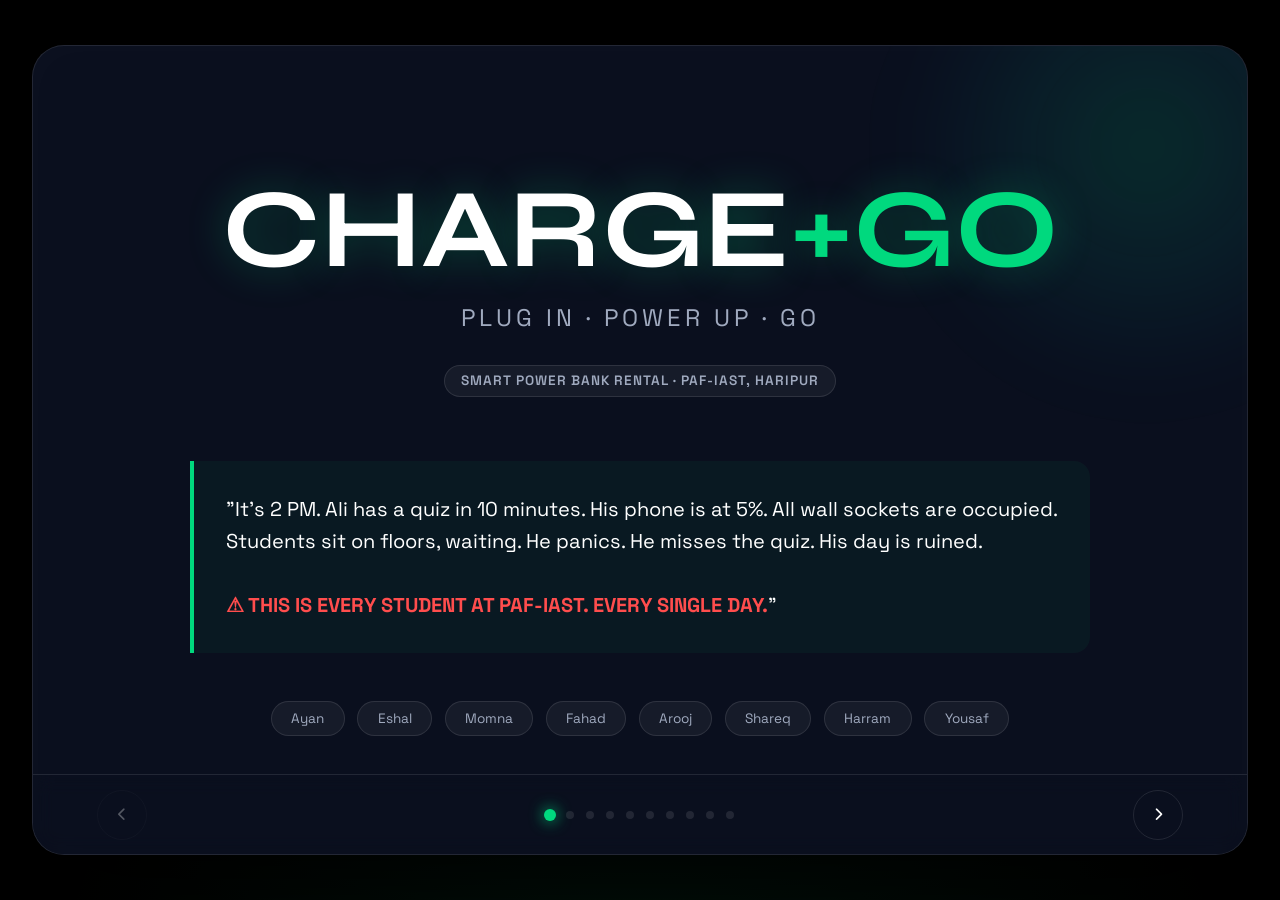
<file: presentation.html>
<!DOCTYPE html>
<html lang="en">
<head>
    <meta charset="UTF-8">
    <meta name="viewport" content="width=device-width, initial-scale=1.0">
    <title>Charge+Go | Interactive Pitch Deck</title>
    <!-- Fonts -->
    <link rel="preconnect" href="https://fonts.googleapis.com">
    <link rel="preconnect" href="https://fonts.gstatic.com" crossorigin>
    <link href="https://fonts.googleapis.com/css2?family=Space+Grotesk:wght@300;400;500;600;700&family=Syne:wght@800&display=swap" rel="stylesheet">
    <!-- Icons -->
    <link rel="stylesheet" href="https://cdnjs.cloudflare.com/ajax/libs/font-awesome/6.4.0/css/all.min.css">
    
    <style>
        :root {
            --bg-dark: #0A0F1E;
            --accent-green: #00D97E;
            --accent-cyan: #0AFFE0;
            --text-main: #FFFFFF;
            --text-muted: #A0AABF;
            --container-bg: rgba(255, 255, 255, 0.03);
            --border-color: rgba(255, 255, 255, 0.1);
            --font-display: 'Syne', sans-serif;
            --font-body: 'Space Grotesk', sans-serif;
        }

        * {
            margin: 0;
            padding: 0;
            box-sizing: border-box;
        }

        body {
            background-color: #000;
            color: var(--text-main);
            font-family: var(--font-body);
            height: 100vh;
            display: flex;
            justify-content: center;
            align-items: center;
            overflow: hidden;
            background-image: radial-gradient(circle at 50% 120%, rgba(0, 217, 126, 0.1), transparent 50%);
        }

        .deck-container {
            width: 95vw;
            max-width: 1400px;
            height: 90vh;
            background-color: var(--bg-dark);
            border-radius: 32px;
            border: 1px solid var(--border-color);
            position: relative;
            overflow: hidden;
            box-shadow: 0 40px 100px rgba(0, 0, 0, 0.8), inset 0 0 40px rgba(255,255,255,0.02);
            display: flex;
            flex-direction: column;
        }

        /* Glowing Orb */
        .orb {
            position: absolute;
            top: -150px;
            right: -150px;
            width: 500px;
            height: 500px;
            background: radial-gradient(circle, rgba(0, 217, 126, 0.15) 0%, rgba(10, 255, 224, 0.05) 40%, transparent 70%);
            border-radius: 50%;
            pointer-events: none;
            z-index: 0;
            filter: blur(40px);
        }

        /* Slides Wrapper */
        .slides-wrapper {
            flex-grow: 1;
            position: relative;
            z-index: 10;
            overflow: hidden;
            padding: 4rem;
        }

        .slide {
            position: absolute;
            top: 4rem;
            left: 4rem;
            right: 4rem;
            bottom: 4rem;
            opacity: 0;
            pointer-events: none;
            transform: translateY(40px);
            transition: all 0.6s cubic-bezier(0.16, 1, 0.3, 1);
            display: flex;
            flex-direction: column;
        }

        .slide.active {
            opacity: 1;
            pointer-events: auto;
            transform: translateY(0);
        }

        /* Slide UI Elements */
        .speaker-tag {
            position: absolute;
            top: 0;
            right: 0;
            background: rgba(255,255,255,0.05);
            border: 1px solid var(--border-color);
            padding: 0.5rem 1rem;
            border-radius: 20px;
            font-size: 0.85rem;
            color: var(--text-muted);
            display: flex;
            align-items: center;
            gap: 8px;
            backdrop-filter: blur(10px);
        }

        .speaker-tag i { color: var(--accent-cyan); }

        .pill-label {
            display: inline-block;
            background: rgba(0, 217, 126, 0.1);
            color: var(--accent-green);
            padding: 0.4rem 1rem;
            border-radius: 50px;
            font-size: 0.85rem;
            font-weight: 600;
            text-transform: uppercase;
            letter-spacing: 1px;
            margin-bottom: 1.5rem;
            border: 1px solid rgba(0, 217, 126, 0.2);
        }

        .slide-title {
            font-family: var(--font-display);
            font-size: 3.5rem;
            font-weight: 800;
            line-height: 1.1;
            margin-bottom: 1rem;
            letter-spacing: -1px;
        }

        .slide-subtitle {
            font-size: 1.2rem;
            color: var(--text-muted);
            margin-bottom: 2.5rem;
            max-width: 900px;
            line-height: 1.5;
        }

        /* Navigation */
        .deck-nav {
            height: 80px;
            border-top: 1px solid var(--border-color);
            display: flex;
            justify-content: space-between;
            align-items: center;
            padding: 0 4rem;
            z-index: 20;
            background: rgba(10, 15, 30, 0.8);
            backdrop-filter: blur(10px);
        }

        .nav-btn {
            background: transparent;
            border: 1px solid var(--border-color);
            color: var(--text-main);
            width: 50px;
            height: 50px;
            border-radius: 50%;
            cursor: pointer;
            display: flex;
            justify-content: center;
            align-items: center;
            transition: all 0.3s ease;
            font-family: var(--font-body);
        }

        .nav-btn:hover:not(:disabled) {
            background: rgba(255,255,255,0.05);
            border-color: var(--accent-green);
            color: var(--accent-green);
            transform: scale(1.05);
        }

        .nav-btn:disabled {
            opacity: 0.3;
            cursor: not-allowed;
            border-color: var(--border-color);
            color: var(--text-main);
        }

        .dots {
            display: flex;
            gap: 12px;
        }

        .dot {
            width: 8px;
            height: 8px;
            border-radius: 50%;
            background: var(--border-color);
            cursor: pointer;
            transition: all 0.3s ease;
        }

        .dot:hover {
            background: rgba(255,255,255,0.5);
        }

        .dot.active {
            background: var(--accent-green);
            box-shadow: 0 0 10px var(--accent-green);
            transform: scale(1.5);
        }

        /* --- Slide Specific Styles --- */
        
        /* Grid Layouts */
        .grid-2 { display: grid; grid-template-columns: 1fr 1fr; gap: 2rem; }
        .grid-3 { display: grid; grid-template-columns: repeat(3, 1fr); gap: 2rem; }
        .grid-4 { display: grid; grid-template-columns: repeat(4, 1fr); gap: 1.5rem; }
        .grid-6 { display: grid; grid-template-columns: repeat(3, 1fr); gap: 1.5rem; }
        
        /* Cards */
        .card {
            background: var(--container-bg);
            border: 1px solid var(--border-color);
            border-radius: 20px;
            padding: 2rem;
            transition: transform 0.3s ease, border-color 0.3s ease;
        }

        .card:hover { transform: translateY(-5px); border-color: rgba(255,255,255,0.2); }
        
        .stat-value {
            font-family: var(--font-display);
            font-size: 3rem;
            color: var(--accent-cyan);
            margin-bottom: 0.5rem;
        }
        
        .stat-label { font-size: 1.1rem; color: var(--text-muted); line-height: 1.4; }

        /* Story Box */
        .story-box {
            background: rgba(0, 217, 126, 0.05);
            border-left: 4px solid var(--accent-green);
            padding: 2rem;
            border-radius: 0 16px 16px 0;
            font-size: 1.25rem;
            line-height: 1.6;
            margin-top: 2rem;
        }

        /* Tags Row */
        .tags-row {
            display: flex;
            flex-wrap: wrap;
            gap: 1rem;
            margin-top: 2rem;
        }
        
        .tag {
            background: rgba(255,255,255,0.05);
            border: 1px solid var(--border-color);
            padding: 0.5rem 1.2rem;
            border-radius: 50px;
            font-size: 0.9rem;
            color: var(--text-muted);
        }

        /* Tables */
        .data-table {
            width: 100%;
            border-collapse: collapse;
            margin-top: 1rem;
        }
        .data-table th, .data-table td {
            padding: 1.2rem;
            text-align: left;
            border-bottom: 1px solid var(--border-color);
        }
        .data-table th { color: var(--text-muted); font-weight: 500; font-size: 1.1rem;}
        .data-table tr.highlight td { background: rgba(0,217,126,0.05); }
        .data-table tr.highlight td:first-child { border-left: 3px solid var(--accent-green); }
        .data-table td.brand-col { color: var(--accent-green); font-weight: bold; }

        /* Custom Elements */
        .brand-hero { text-align: center; margin-top: 4rem; }
        .brand-hero h1 { font-family: var(--font-display); font-size: 7rem; margin-bottom: 1rem; line-height: 1; text-shadow: 0 0 40px rgba(0, 217, 126, 0.3);}
        .brand-hero h1 span { color: var(--accent-green); }
        .brand-hero .tagline { font-size: 1.5rem; letter-spacing: 4px; color: var(--text-muted); margin-bottom: 2rem; }
        
        .team-tags { display: flex; justify-content: center; gap: 0.8rem; flex-wrap: wrap; margin-top: 3rem; }
        .team-tags .tag { font-size: 0.85rem; }

        .callout-box {
            background: linear-gradient(135deg, rgba(0, 217, 126, 0.1) 0%, rgba(10, 255, 224, 0.1) 100%);
            border: 1px solid var(--accent-green);
            border-radius: 20px;
            padding: 1.5rem 2rem;
            margin-bottom: 2rem;
            font-size: 1.2rem;
            font-weight: 500;
        }

        /* Pricing Cards */
        .pricing-card { display: flex; flex-direction: column; }
        .pricing-card.featured {
            border-color: var(--accent-green);
            background: linear-gradient(to bottom, rgba(0, 217, 126, 0.05), transparent);
            position: relative;
        }
        .featured-badge {
            position: absolute;
            top: -12px;
            left: 50%;
            transform: translateX(-50%);
            background: var(--accent-green);
            color: #000;
            padding: 4px 16px;
            border-radius: 20px;
            font-size: 0.85rem;
            font-weight: bold;
            box-shadow: 0 4px 10px rgba(0,217,126,0.3);
        }

        /* SWOT */
        .swot-grid { display: grid; grid-template-columns: 1fr 1fr; grid-template-rows: 1fr 1fr; gap: 1.5rem; height: 100%; }
        .swot-card { padding: 1.5rem 2rem; border-radius: 20px; border: 1px solid var(--border-color); background: var(--container-bg); }
        .swot-card h3 { font-family: var(--font-display); font-size: 1.5rem; margin-bottom: 1rem; letter-spacing: 1px;}
        .swot-card ul { list-style: none; color: var(--text-muted); line-height: 1.8; font-size: 1.05rem;}
        .swot-card ul li::before { content: '— '; color: inherit; font-weight: bold;}
        .swot-card.s h3 { color: var(--accent-green); }
        .swot-card.w h3 { color: #FF4D4D; }
        .swot-card.o h3 { color: var(--accent-cyan); }
        .swot-card.t h3 { color: #FFB800; }

        /* Road map */
        .roadmap { display: flex; flex-direction: column; gap: 1.2rem; margin-top: 1rem; }
        .roadmap-step { display: flex; align-items: flex-start; gap: 1.5rem; }
        .step-num { 
            width: 50px; height: 50px; border-radius: 50%; border: 2px solid var(--accent-green); 
            display: flex; justify-content: center; align-items: center; font-family: var(--font-display); 
            font-size: 1.2rem; color: var(--accent-green); flex-shrink: 0; background: rgba(0,217,126,0.1);
        }
        .step-content h4 { font-size: 1.25rem; margin-bottom: 0.3rem; }
        .step-content p { color: var(--text-muted); line-height: 1.5; font-size: 1.05rem;}

        /* The Ask */
        .ask-box {
            text-align: center;
            padding: 4rem 2rem;
            border-radius: 24px;
            background: radial-gradient(circle at center, rgba(10, 255, 224, 0.15) 0%, transparent 70%);
            border: 1px solid var(--accent-cyan);
            margin: 2.5rem 0;
            box-shadow: 0 0 40px rgba(10, 255, 224, 0.1);
        }
        .ask-box h2 { font-family: var(--font-display); font-size: 2.8rem; margin-bottom: 1rem; letter-spacing: -1px;}
        .ask-box p { font-size: 1.2rem; color: var(--text-muted); max-width: 800px; margin: 0 auto; line-height: 1.6;}

        /* Q&A */
        .qa-list { display: flex; flex-direction: column; gap: 1.2rem; }
        .qa-item { background: var(--container-bg); border: 1px solid var(--border-color); padding: 1.5rem 2rem; border-radius: 16px; transition: background 0.3s ease;}
        .qa-item:hover { background: rgba(255,255,255,0.05); }
        .qa-q { color: var(--accent-green); font-weight: 600; font-size: 1.2rem; margin-bottom: 0.5rem; }
        .qa-a { color: rgba(255,255,255,0.8); line-height: 1.6; font-size: 1.1rem;}

        /* Utility */
        .text-green { color: var(--accent-green); }
        .text-cyan { color: var(--accent-cyan); }
        .impact-list { display: flex; flex-direction: column; gap: 1.2rem; margin-top: 2.5rem; font-size: 1.2rem;}
        .impact-list div { display: flex; align-items: center; gap: 1rem; color: var(--text-muted); }
        
        /* Scrollbar for overflow content */
        .slide::-webkit-scrollbar { width: 8px; }
        .slide::-webkit-scrollbar-track { background: rgba(0,0,0,0.2); border-radius: 4px;}
        .slide::-webkit-scrollbar-thumb { background: rgba(255,255,255,0.1); border-radius: 4px;}
        .slide::-webkit-scrollbar-thumb:hover { background: rgba(255,255,255,0.2); }
    </style>
</head>
<body>

    <div class="deck-container">
        <div class="orb"></div>

        <div class="slides-wrapper" id="slides-wrapper">
            
            <!-- Slide 1 — Hero / Opening Story -->
            <div class="slide active">
                <div class="brand-hero">
                    <h1>CHARGE<span class="text-green">+GO</span></h1>
                    <div class="tagline">PLUG IN &middot; POWER UP &middot; GO</div>
                    <div class="pill-label" style="background: rgba(255,255,255,0.05); border-color: var(--border-color); color: var(--text-muted); margin-bottom: 0;">Smart Power Bank Rental &middot; PAF-IAST, Haripur</div>
                </div>

                <div style="max-width: 900px; margin: 0 auto;">
                    <div class="story-box" style="margin-top: 4rem;">
                        "It's 2 PM. Ali has a quiz in 10 minutes. His phone is at 5%. All wall sockets are occupied. Students sit on floors, waiting. He panics. He misses the quiz. His day is ruined.<br><br>
                        <strong style="color: #FF4D4D;">&#9888; THIS IS EVERY STUDENT AT PAF-IAST. EVERY SINGLE DAY.</strong>"
                    </div>

                    <div class="team-tags">
                        <div class="tag">Ayan</div>
                        <div class="tag">Eshal</div>
                        <div class="tag">Momna</div>
                        <div class="tag">Fahad</div>
                        <div class="tag">Arooj</div>
                        <div class="tag">Shareq</div>
                        <div class="tag">Harram</div>
                        <div class="tag">Yousaf</div>
                    </div>
                </div>
            </div>

            <!-- Slide 2 — Competitive Analysis + Market Growth -->
            <div class="slide">
                <div class="speaker-tag"><i class="fas fa-microphone"></i> Ayan</div>
                <div class="pill-label">Slide 2 &mdash; Market Analysis</div>
                <h2 class="slide-title">Competitive Analysis + Market Growth</h2>
                <p class="slide-subtitle">Global Power Bank Market: USD 1.2B &rarr; USD 3.5B by 2030 &middot; CAGR 16% &middot; Source: Grand View Research 2024</p>
                
                <table class="data-table">
                    <thead>
                        <tr>
                            <th>Parameter</th>
                            <th>Wall Sockets</th>
                            <th>Power Bank</th>
                            <th>Cafe</th>
                            <th class="brand-col">Charge+Go</th>
                        </tr>
                    </thead>
                    <tbody>
                        <tr>
                            <td>Price</td>
                            <td>Free (scarce)</td>
                            <td>PKR 1,500–4,000</td>
                            <td>PKR 50–100 + buy</td>
                            <td class="brand-col">PKR 199</td>
                        </tr>
                        <tr>
                            <td>Availability</td>
                            <td>Very limited</td>
                            <td>Only if carried</td>
                            <td>Shop hours only</td>
                            <td class="brand-col">24/7</td>
                        </tr>
                        <tr>
                            <td>Time</td>
                            <td>Wait 30+ min</td>
                            <td>Carry burden</td>
                            <td>Travel required</td>
                            <td class="brand-col">30 seconds</td>
                        </tr>
                        <tr class="highlight">
                            <td>Convenience</td>
                            <td>Low</td>
                            <td>Medium</td>
                            <td>Low</td>
                            <td class="brand-col">HIGH</td>
                        </tr>
                    </tbody>
                </table>

                <div class="story-box" style="margin-top: 2rem;">
                    <strong>Problem:</strong> No charging service exists on ANY Pakistani campus. Students have no reliable, affordable solution.
                </div>
            </div>

            <!-- Slide 3 — Problem Deep Dive + Impact -->
            <div class="slide">
                <div class="speaker-tag"><i class="fas fa-microphone"></i> Eshal &middot; 122 PAF-IAST Students Surveyed</div>
                <div class="pill-label">Slide 3 &mdash; Problem Validation</div>
                <h2 class="slide-title">Problem Deep Dive + Impact</h2>
                
                <div class="grid-4" style="margin-top: 2rem; margin-bottom: 2rem;">
                    <div class="card">
                        <div class="stat-value">63%</div>
                        <div class="stat-label">Cannot find a wall socket on campus</div>
                    </div>
                    <div class="card">
                        <div class="stat-value">50%</div>
                        <div class="stat-label">Have sat on floors just to charge</div>
                    </div>
                    <div class="card">
                        <div class="stat-value">64%</div>
                        <div class="stat-label">Missed exams / LMS due to dead battery</div>
                    </div>
                    <div class="card" style="border-color: var(--accent-cyan);">
                        <div class="stat-value text-cyan">0%</div>
                        <div class="stat-label">Said 'Definitely No' &mdash; Zero rejection!</div>
                    </div>
                </div>

                <div class="impact-list">
                    <div><span>📚</span> <strong>Academic:</strong> Missed quizzes, LMS access, attendance issues</div>
                    <div><span>💸</span> <strong>Financial:</strong> Forced to buy power banks (PKR 1,500+)</div>
                    <div><span>⏰</span> <strong>Time:</strong> 30–60 minutes wasted daily waiting</div>
                    <div><span>⚡</span> <strong>University:</strong> Electricity waste, damaged sockets, constant student complaints</div>
                </div>
            </div>

            <!-- Slide 4 — Solution + Value Proposition -->
            <div class="slide">
                <div class="speaker-tag"><i class="fas fa-microphone"></i> Momna</div>
                <div class="pill-label">Slide 4 &mdash; Solution</div>
                <h2 class="slide-title">Solution + Value Proposition</h2>
                <p class="slide-subtitle">Smart kiosk with 8 &times; 10,000 mAh power banks &mdash; STC, Cafeteria, Library, every block.</p>
                
                <div class="callout-box">
                    <i class="fas fa-wallet text-green" style="margin-right: 10px;"></i> 
                    Initial deposit: PKR 1,000 &rarr; you get PKR 801 back &rarr; <strong>you pay only PKR 199</strong>
                </div>

                <div class="grid-4">
                    <div class="card">
                        <div class="stat-value text-green">87%</div>
                        <div class="stat-label">Of deposit returned &mdash; feels almost FREE</div>
                    </div>
                    <div class="card">
                        <div class="stat-value">24/7</div>
                        <div class="stat-label">Availability &mdash; no waiting</div>
                    </div>
                    <div class="card">
                        <div class="stat-value">10k<span style="font-size: 1.2rem; color:var(--text-muted);">mAh</span></div>
                        <div class="stat-label">Capacity &mdash; 2–3 full charges</div>
                    </div>
                    <div class="card">
                        <div class="stat-value">30s</div>
                        <div class="stat-label">Rental time &mdash; just scan QR</div>
                    </div>
                </div>

                <div class="tags-row">
                    <div class="tag">↩ Return to ANY kiosk</div>
                    <div class="tag">No app needed &mdash; just QR</div>
                    <div class="tag">USB-C + Lightning</div>
                    <div class="tag">Deposit-refund model &mdash; FIRST in Pakistan</div>
                    <div class="tag text-green" style="border-color: var(--accent-green)">First in Pakistan</div>
                </div>
            </div>

            <!-- Slide 5 — Market Validation + Opportunity -->
            <div class="slide">
                <div class="speaker-tag"><i class="fas fa-microphone"></i> Fahad &middot; 122 Students Surveyed</div>
                <div class="pill-label">Slide 5 &mdash; Market Opportunity</div>
                <h2 class="slide-title">Market Validation + Opportunity</h2>
                
                <div class="grid-6" style="margin-top: 2rem;">
                    <div class="card">
                        <div class="stat-value">130M+</div>
                        <div class="stat-label">Mobile users &middot; PTA 2024</div>
                    </div>
                    <div class="card">
                        <div class="stat-value">2.5M</div>
                        <div class="stat-label">University students &middot; HEC Pakistan</div>
                    </div>
                    <div class="card">
                        <div class="stat-value">200+</div>
                        <div class="stat-label">Universities in Pakistan</div>
                    </div>
                    <div class="card">
                        <div class="stat-value">16%</div>
                        <div class="stat-label">Global CAGR &middot; Power Banks</div>
                    </div>
                    <div class="card">
                        <div class="stat-value">25%</div>
                        <div class="stat-label">Digital payments growth &middot; SBP</div>
                    </div>
                    <div class="card">
                        <div class="stat-value">65%</div>
                        <div class="stat-label">Smartphone penetration by 2028</div>
                    </div>
                </div>

                <div class="story-box" style="margin-top: 2.5rem;">
                    <strong>Key Insight:</strong> 130M+ mobile users + 0 campus charging solutions = <strong class="text-green">BLUE OCEAN MARKET</strong>
                </div>
            </div>

            <!-- Slide 6 — Revenue Streams + Tech Stack -->
            <div class="slide">
                <div class="speaker-tag"><i class="fas fa-microphone"></i> Arooj</div>
                <div class="pill-label">Slide 6 &mdash; Revenue + Tech</div>
                <h2 class="slide-title">Revenue Streams + Tech Stack</h2>
                
                <div class="grid-3" style="margin-top: 1.5rem; margin-bottom: 2rem;">
                    <div class="card pricing-card">
                        <h3 style="font-family: var(--font-display); font-size: 1.5rem; margin-bottom: 1rem;">Pay-Per-Use</h3>
                        <div class="stat-value" style="font-size: 2.5rem;">PKR 199 <span style="font-size: 1rem; color: var(--text-muted); font-family: var(--font-body)">/ rental</span></div>
                        <div class="stat-label">No commitment. Deposit refunded on return.</div>
                    </div>
                    <div class="card pricing-card featured">
                        <div class="featured-badge">MOST POPULAR</div>
                        <h3 style="font-family: var(--font-display); font-size: 1.5rem; margin-bottom: 1rem; color: var(--accent-green)">Monthly Lite</h3>
                        <div class="stat-value text-green" style="font-size: 2.5rem;">PKR 1,450 <span style="font-size: 1rem; color: var(--text-muted); font-family: var(--font-body)">/ month</span></div>
                        <div class="stat-label">10 rentals. PKR 145 per use. Best value.</div>
                    </div>
                    <div class="card pricing-card">
                        <h3 style="font-family: var(--font-display); font-size: 1.5rem; margin-bottom: 1rem;">Unlimited</h3>
                        <div class="stat-value" style="font-size: 2.5rem;">PKR 2,599 <span style="font-size: 1rem; color: var(--text-muted); font-family: var(--font-body)">/ month</span></div>
                        <div class="stat-label">Unlimited rentals. No deposit ever. Power users.</div>
                    </div>
                </div>

                <div class="tags-row" style="margin-top: 0; margin-bottom: 1.5rem;">
                    <div class="tag">+ Screen Ads PKR 5K–10K/mo</div>
                    <div class="tag">+ Keep-It Sales PKR 1,500</div>
                    <div class="tag">QR + JazzCash/EasyPaisa</div>
                    <div class="tag">WhatsApp Business</div>
                    <div class="tag">Cloud Dashboard</div>
                </div>

                <div style="font-size: 0.95rem; color: var(--text-muted); line-height: 1.5; background: rgba(255,255,255,0.03); padding: 1rem 1.5rem; border-radius: 12px; border: 1px solid var(--border-color);">
                    <strong>Funds distribution (PKR 200,000):</strong> Kiosk Machine 57.5% &middot; Shipping from China 12.5% &middot; Power Banks (10 units) 15% &middot; Installation 5% &middot; App Development 7.5% &middot; Working Capital 2.5%
                </div>
            </div>

            <!-- Slide 7 — SWOT Analysis + Business Model -->
            <div class="slide" style="overflow-y: auto;">
                <div class="speaker-tag"><i class="fas fa-microphone"></i> Shareq</div>
                <div class="pill-label">Slide 7 &mdash; SWOT + Business Model</div>
                <h2 class="slide-title" style="margin-bottom: 1.5rem;">SWOT Analysis + Business Model</h2>
                
                <div class="swot-grid" style="margin-bottom: 2rem;">
                    <div class="swot-card s">
                        <h3>STRENGTHS</h3>
                        <ul>
                            <li>First-mover in Pakistan's campus market</li>
                            <li>Unique deposit-refund model</li>
                            <li>122 survey responses validating demand</li>
                            <li>8-member passionate student team</li>
                            <li>MoU with PAF-IAST &mdash; location lock-in</li>
                            <li>Near-zero customer acquisition cost</li>
                        </ul>
                    </div>
                    <div class="swot-card w">
                        <h3>WEAKNESSES</h3>
                        <ul>
                            <li>High upfront hardware cost (PKR 115k)</li>
                            <li>Institutional dependency on university</li>
                            <li>Nascent brand identity</li>
                            <li>Specialized maintenance required</li>
                            <li>Hardware depreciation (12–18 months)</li>
                            <li>Limited to university rules</li>
                        </ul>
                    </div>
                    <div class="swot-card o">
                        <h3>OPPORTUNITIES</h3>
                        <ul>
                            <li>Scale to 200+ universities nationwide</li>
                            <li>Malls, hospitals, bus terminals</li>
                            <li>Kiosk screen advertising revenue</li>
                            <li>HEC Digital Campus grants</li>
                            <li>Franchise model by Year 3</li>
                            <li>Regional export &mdash; Central Asia & Africa</li>
                        </ul>
                    </div>
                    <div class="swot-card t">
                        <h3>THREATS</h3>
                        <ul>
                            <li>Improving phone battery technology</li>
                            <li>Cheap personal power banks</li>
                            <li>Slow university bureaucracy</li>
                            <li>Power outages & Wi-Fi instability</li>
                            <li>Copycat competitors</li>
                            <li>Asset shrinkage (theft / damage)</li>
                        </ul>
                    </div>
                </div>

                <div class="tags-row" style="margin-top: 0;">
                    <div class="tag">B2C &mdash; Direct rentals & subscriptions to students</div>
                    <div class="tag">B2B &mdash; University revenue share 10–15%</div>
                    <div class="tag">B2G &mdash; HEC Digital Campus grants (future)</div>
                </div>
            </div>

            <!-- Slide 8 — Customer Segments + Expansion Road Map -->
            <div class="slide">
                <div class="speaker-tag"><i class="fas fa-microphone"></i> Harram</div>
                <div class="pill-label">Slide 8 &mdash; Segments + Road Map</div>
                <h2 class="slide-title">Customer Segments + Expansion Road Map</h2>
                
                <div class="roadmap">
                    <div class="roadmap-step">
                        <div class="step-num">01</div>
                        <div class="step-content">
                            <h4>PAF-IAST, Haripur &middot; Months 1–6</h4>
                            <p>1 pilot kiosk. Validate model. Launch. Primary market: 2,000+ students.</p>
                        </div>
                    </div>
                    <div class="roadmap-step">
                        <div class="step-num">02</div>
                        <div class="step-content">
                            <h4>KPK Universities &middot; Months 7–14</h4>
                            <p>2–3 universities across KPK. Secondary: hostel residents &mdash; most loyal monthly subscribers.</p>
                        </div>
                    </div>
                    <div class="roadmap-step">
                        <div class="step-num">03</div>
                        <div class="step-content">
                            <h4>Major Cities &middot; Year 2</h4>
                            <p>Lahore, Karachi, Islamabad, Peshawar. Tertiary: 200+ universities via HEC network.</p>
                        </div>
                    </div>
                    <div class="roadmap-step">
                        <div class="step-num">04</div>
                        <div class="step-content">
                            <h4>National Network &middot; Year 3+</h4>
                            <p>50+ campuses, malls, hospitals, bus terminals.</p>
                        </div>
                    </div>
                    <div class="roadmap-step">
                        <div class="step-num">05</div>
                        <div class="step-content">
                            <h4>International &middot; Year 5+</h4>
                            <p>Central Asia and Africa.</p>
                        </div>
                    </div>
                </div>

                <div class="tags-row">
                    <div class="tag text-cyan" style="border-color: var(--accent-cyan)">Month 1: Launch pilot</div>
                    <div class="tag text-cyan" style="border-color: var(--accent-cyan)">Month 2: Break-even</div>
                    <div class="tag text-cyan" style="border-color: var(--accent-cyan)">Month 12: PKR 15L profit</div>
                    <div class="tag text-cyan" style="border-color: var(--accent-cyan)">Year 2: 3 cities</div>
                    <div class="tag text-cyan" style="border-color: var(--accent-cyan)">Year 3: 50+ locations</div>
                </div>
            </div>

            <!-- Slide 9 — Financial Model + The Ask -->
            <div class="slide">
                <div class="speaker-tag"><i class="fas fa-microphone"></i> Yousaf</div>
                <div class="pill-label">Slide 9 &mdash; Financial Model + The Ask</div>
                <h2 class="slide-title">Financial Model + The Ask</h2>
                
                <div class="grid-2" style="margin-top: 2rem;">
                    <div class="card">
                        <div class="stat-value text-green">PKR 4,776</div>
                        <div class="stat-label">Daily profit &middot; 24 rentals &times; PKR 199</div>
                    </div>
                    <div class="card">
                        <div class="stat-value">~42 Days</div>
                        <div class="stat-label">Break-even &middot; PKR 200k &divide; PKR 4,776</div>
                    </div>
                    <div class="card">
                        <div class="stat-value text-cyan">PKR 15L</div>
                        <div class="stat-label">Year 1 profit from ONE kiosk</div>
                    </div>
                    <div class="card">
                        <div class="stat-value">750%</div>
                        <div class="stat-label">ROI in Year 1</div>
                    </div>
                </div>

                <div class="ask-box">
                    <h2>We seek from BIC Seed Fund &mdash; PKR 200,000</h2>
                    <p>To launch our pilot kiosk at PAF-IAST, Haripur. Not a loan &mdash; a PARTNERSHIP. We are selling peace of mind.</p>
                </div>

                <div class="tags-row" style="justify-content: center;">
                    <div class="tag">First-mover in Pakistan</div>
                    <div class="tag">Break-even ~42 days</div>
                    <div class="tag">Scalable to 200+ universities</div>
                    <div class="tag">Passionate student-led team</div>
                </div>
            </div>

            <!-- Slide 10 — Q&A + Closing -->
            <div class="slide" style="overflow-y: auto;">
                <div class="pill-label">Slide 10 &mdash; Q&A + Closing</div>
                <h2 class="slide-title" style="margin-bottom: 2rem;">Questions & Answers</h2>
                
                <div class="qa-list">
                    <div class="qa-item">
                        <div class="qa-q">Q: What if a student doesn't return the power bank?</div>
                        <div class="qa-a">A: We keep the full PKR 1,000 deposit. Our cost is PKR 1,100–1,300. We still profit.</div>
                    </div>
                    <div class="qa-item">
                        <div class="qa-q">Q: Do students need to download an app?</div>
                        <div class="qa-a">A: No. Just scan the QR code and pay via JazzCash or EasyPaisa.</div>
                    </div>
                    <div class="qa-item">
                        <div class="qa-q">Q: What if someone damages the power bank?</div>
                        <div class="qa-a">A: Minor scratches &mdash; full refund. Major damage &mdash; deducted from deposit.</div>
                    </div>
                    <div class="qa-item">
                        <div class="qa-q">Q: Is PKR 199 too expensive for students?</div>
                        <div class="qa-a">A: 86% said they'd pay PKR 100–200. Plus 87% of deposit comes back. It feels free.</div>
                    </div>
                    <div class="qa-item">
                        <div class="qa-q">Q: What about free wall sockets?</div>
                        <div class="qa-a">A: 63% can't find one. We save 30–60 minutes of daily waiting.</div>
                    </div>
                </div>

                <div class="brand-hero" style="margin-top: 3rem; padding-bottom: 2rem;">
                    <h1 style="font-size: 5rem;">CHARGE<span class="text-green">+GO</span></h1>
                    <div class="tagline" style="font-size: 1.1rem; letter-spacing: 2px;">PAF-IAST IS WHERE WE START &middot; PAKISTAN IS WHERE WE SCALE <br><br> PLUG IN &middot; POWER UP &middot; GO</div>
                </div>
            </div>

        </div>

        <div class="deck-nav">
            <button class="nav-btn" id="prevBtn" disabled><i class="fas fa-chevron-left"></i></button>
            <div class="dots" id="dotsContainer">
                <!-- Dots generated by JS -->
            </div>
            <button class="nav-btn" id="nextBtn"><i class="fas fa-chevron-right"></i></button>
        </div>
    </div>

    <script>
        const slides = document.querySelectorAll('.slide');
        const prevBtn = document.getElementById('prevBtn');
        const nextBtn = document.getElementById('nextBtn');
        const dotsContainer = document.getElementById('dotsContainer');
        
        let currentSlide = 0;
        const totalSlides = slides.length;

        // Initialize dots
        for (let i = 0; i < totalSlides; i++) {
            const dot = document.createElement('div');
            dot.classList.add('dot');
            if (i === 0) dot.classList.add('active');
            dot.addEventListener('click', () => goToSlide(i));
            dotsContainer.appendChild(dot);
        }
        const dots = document.querySelectorAll('.dot');

        function updateUI() {
            // Update slides
            slides.forEach((slide, index) => {
                if (index === currentSlide) {
                    slide.classList.add('active');
                    // Reset scroll position if slide is scrollable
                    slide.scrollTop = 0;
                } else {
                    slide.classList.remove('active');
                }
            });

            // Update dots
            dots.forEach((dot, index) => {
                dot.classList.toggle('active', index === currentSlide);
            });

            // Update buttons
            prevBtn.disabled = currentSlide === 0;
            nextBtn.disabled = currentSlide === totalSlides - 1;
        }

        function goToSlide(index) {
            if (index >= 0 && index < totalSlides) {
                currentSlide = index;
                updateUI();
            }
        }

        prevBtn.addEventListener('click', () => goToSlide(currentSlide - 1));
        nextBtn.addEventListener('click', () => goToSlide(currentSlide + 1));

        // Keyboard navigation
        document.addEventListener('keydown', (e) => {
            if (e.key === 'ArrowRight' || e.key === 'Space' || e.key === 'Enter') {
                goToSlide(currentSlide + 1);
            } else if (e.key === 'ArrowLeft') {
                goToSlide(currentSlide - 1);
            }
        });
    </script>
</body>
</html>
</file>
